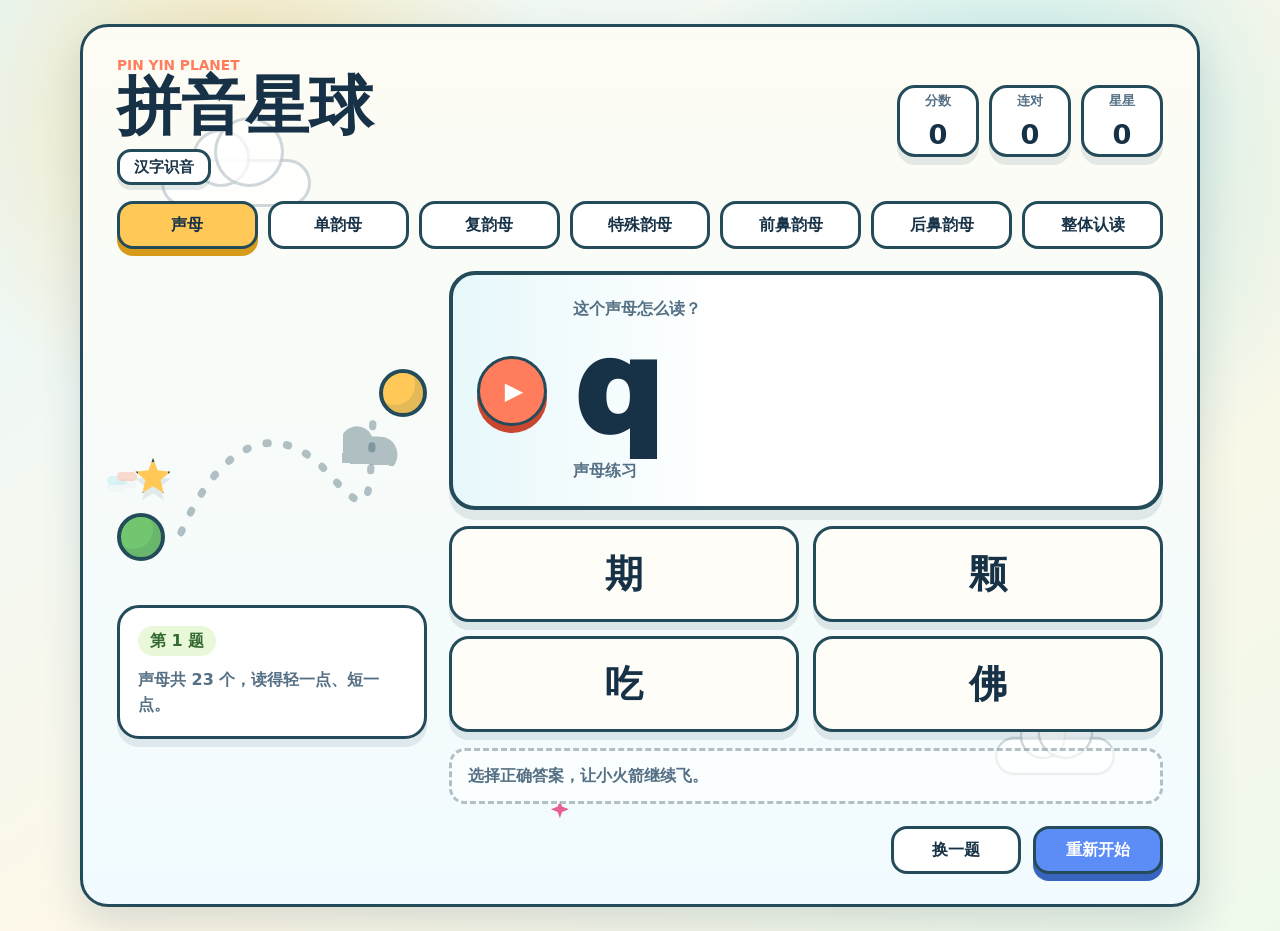
<file: index.html>
<!doctype html>
<html lang="zh-CN">
  <head>
    <meta charset="UTF-8" />
    <meta name="viewport" content="width=device-width, initial-scale=1.0" />
    <title>拼音星球</title>
    <link rel="stylesheet" href="styles.css" />
  </head>
  <body>
    <main class="game-shell">
      <section class="stage" aria-label="拼音星球游戏">
        <div class="sky" aria-hidden="true">
          <span class="cloud cloud-a"></span>
          <span class="cloud cloud-b"></span>
          <span class="star star-a"></span>
          <span class="star star-b"></span>
          <span class="star star-c"></span>
        </div>

        <header class="topbar">
          <div>
            <p class="eyebrow">Pin Yin Planet</p>
            <h1>拼音星球</h1>
            <div class="page-actions">
              <a class="page-link" href="recognize.html">汉字识音</a>
            </div>
          </div>
          <div class="stats" aria-label="游戏分数">
            <div>
              <span>分数</span>
              <strong id="score">0</strong>
            </div>
            <div>
              <span>连对</span>
              <strong id="streak">0</strong>
            </div>
            <div>
              <span>星星</span>
              <strong id="stars">0</strong>
            </div>
          </div>
        </header>

        <nav class="mode-tabs" aria-label="练习模式">
          <button class="tab active" data-mode="initials" type="button">声母</button>
          <button class="tab" data-mode="singleFinals" type="button">单韵母</button>
          <button class="tab" data-mode="compoundFinals" type="button">复韵母</button>
          <button class="tab" data-mode="specialFinals" type="button">特殊韵母</button>
          <button class="tab" data-mode="frontNasalFinals" type="button">前鼻韵母</button>
          <button class="tab" data-mode="backNasalFinals" type="button">后鼻韵母</button>
          <button class="tab" data-mode="wholeSyllables" type="button">整体认读</button>
        </nav>

        <section class="play-area">
          <aside class="mascot-panel">
            <div class="flight-track" aria-hidden="true">
              <svg class="flight-path" viewBox="0 0 300 210" preserveAspectRatio="none">
                <defs>
                  <marker id="pathArrow" viewBox="0 0 12 12" refX="10" refY="6" markerWidth="8" markerHeight="8" orient="auto">
                    <path d="M2 2 10 6 2 10Z" fill="#244b5a" />
                  </marker>
                </defs>
                <path d="M62 166 C104 76 160 66 204 112 S244 142 248 58" />
              </svg>
              <span class="planet planet-home"></span>
              <span class="planet planet-goal"></span>
              <div class="rocket-wrap" id="rocketWrap">
                <div class="star-flyer" role="img" aria-label="小星星">
                  <span class="star-core"></span>
                  <span class="star-trail"></span>
                </div>
              </div>
            </div>
            <div class="mission">
              <span id="roundLabel">第 1 题</span>
              <p id="hint">听一听，看一看，选出正确答案。</p>
            </div>
          </aside>

          <section class="question-panel" aria-live="polite">
            <div class="question-card">
              <button class="sound-button" id="speakButton" type="button" aria-label="朗读题目">
                <span class="sound-icon">▶</span>
              </button>
              <div class="prompt-wrap">
                <p class="prompt-label" id="promptLabel">这个拼音怎么读？</p>
                <div class="prompt" id="prompt">b</div>
                <p class="prompt-sub" id="promptSub">声母练习</p>
              </div>
            </div>

            <div class="answers" id="answers"></div>
            <div class="feedback" id="feedback">准备好了吗？选择一个答案开始飞行。</div>
          </section>
        </section>

        <footer class="controls">
          <button class="control-button" id="skipButton" type="button">换一题</button>
          <button class="control-button primary" id="resetButton" type="button">重新开始</button>
        </footer>
      </section>
    </main>

    <script src="game.js"></script>
  </body>
</html>
</file>
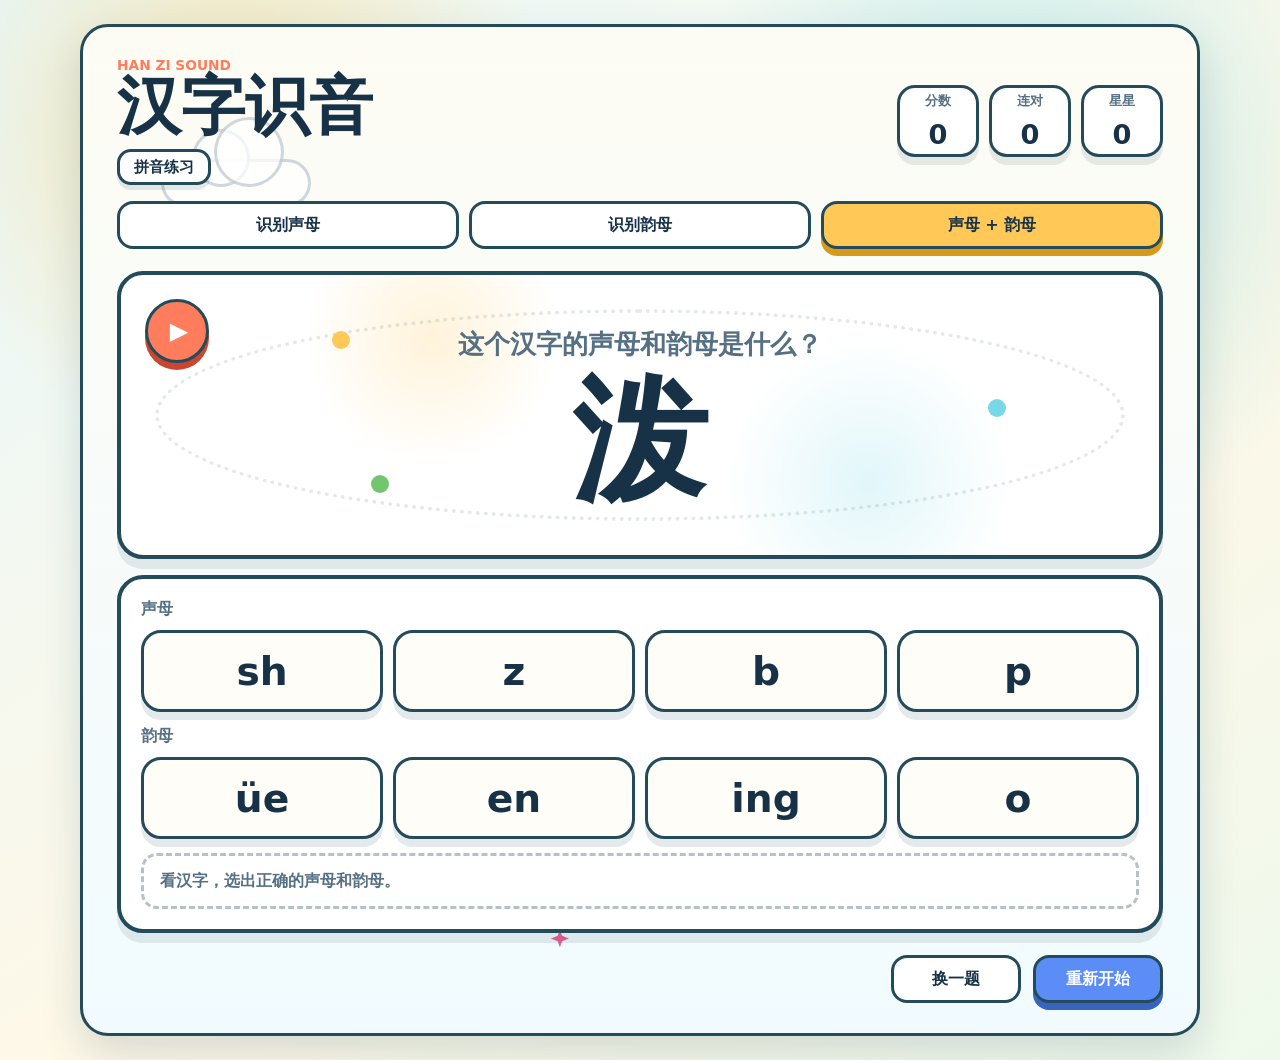
<file: recognize.html>
<!doctype html>
<html lang="zh-CN">
  <head>
    <meta charset="UTF-8" />
    <meta name="viewport" content="width=device-width, initial-scale=1.0" />
    <title>汉字识音</title>
    <link rel="stylesheet" href="styles.css" />
  </head>
  <body>
    <main class="game-shell">
      <section class="stage recognize-stage" aria-label="汉字识音游戏">
        <div class="sky" aria-hidden="true">
          <span class="cloud cloud-a"></span>
          <span class="cloud cloud-b"></span>
          <span class="star star-a"></span>
          <span class="star star-b"></span>
          <span class="star star-c"></span>
        </div>

        <header class="topbar">
          <div>
            <p class="eyebrow">Han Zi Sound</p>
            <h1>汉字识音</h1>
            <div class="page-actions">
              <a class="page-link" href="index.html">拼音练习</a>
            </div>
          </div>
          <div class="stats" aria-label="游戏分数">
            <div><span>分数</span><strong id="score">0</strong></div>
            <div><span>连对</span><strong id="streak">0</strong></div>
            <div><span>星星</span><strong id="stars">0</strong></div>
          </div>
        </header>

        <nav class="mode-tabs compact-tabs" aria-label="识别模式">
          <button class="tab" data-target="initial" type="button">识别声母</button>
          <button class="tab" data-target="final" type="button">识别韵母</button>
          <button class="tab active" data-target="both" type="button">声母 + 韵母</button>
        </nav>

        <section class="recognize-layout">
          <section class="recognize-card" aria-live="polite">
            <div class="character-orbit" aria-hidden="true"><span></span><span></span><span></span></div>
            <button class="sound-button" id="speakButton" type="button" aria-label="朗读汉字">
              <span class="sound-icon">▶</span>
            </button>
            <p class="prompt-label" id="taskLabel">这个汉字的声母是什么？</p>
            <div class="hanzi-prompt" id="hanziPrompt">播</div>
            <p class="prompt-sub" id="pinyinHint">bō</p>
          </section>

          <section class="choice-panel">
            <div class="choice-group" id="initialGroup">
              <div class="choice-title">声母</div>
              <div class="answers mini-answers" id="initialAnswers"></div>
            </div>
            <div class="choice-group" id="finalGroup">
              <div class="choice-title">韵母</div>
              <div class="answers mini-answers" id="finalAnswers"></div>
            </div>
            <div class="feedback" id="feedback">看汉字，找出它的声母和韵母。</div>
          </section>
        </section>

        <footer class="controls">
          <button class="control-button" id="skipButton" type="button">换一题</button>
          <button class="control-button primary" id="resetButton" type="button">重新开始</button>
        </footer>
      </section>
    </main>

    <script src="recognize.js"></script>
  </body>
</html>
</file>
<file: styles.css>
:root {
  color-scheme: light;
  --ink: #173247;
  --muted: #557084;
  --line: #c8dfe6;
  --paper: #fffdf7;
  --aqua: #78d8e8;
  --leaf: #72c66f;
  --sun: #ffc857;
  --coral: #ff7d5c;
  --berry: #e95f92;
  --blue: #5c8df6;
  --shadow: 0 18px 40px rgba(24, 67, 91, 0.16);
}

* {
  box-sizing: border-box;
}

body {
  margin: 0;
  min-height: 100vh;
  font-family: "PingFang SC", "Microsoft YaHei", "Noto Sans SC", system-ui, sans-serif;
  background:
    radial-gradient(circle at 18% 12%, rgba(255, 200, 87, 0.42), transparent 20rem),
    radial-gradient(circle at 80% 18%, rgba(120, 216, 232, 0.45), transparent 22rem),
    linear-gradient(145deg, #e8f8fb 0%, #fff8e7 58%, #eef9ec 100%);
  color: var(--ink);
}

button {
  font: inherit;
}

.game-shell {
  min-height: 100vh;
  display: grid;
  place-items: center;
  padding: 24px;
}

.stage {
  position: relative;
  width: min(1120px, 100%);
  min-height: min(760px, calc(100vh - 48px));
  overflow: hidden;
  border: 3px solid #244b5a;
  border-radius: 28px;
  background: linear-gradient(180deg, #fdfcf4 0%, #f1fbff 100%);
  box-shadow: var(--shadow);
}

.sky {
  position: absolute;
  inset: 0;
  pointer-events: none;
}

.cloud {
  position: absolute;
  width: 150px;
  height: 48px;
  border: 3px solid rgba(36, 75, 90, 0.22);
  border-radius: 999px;
  background: rgba(255, 255, 255, 0.72);
}

.cloud::before,
.cloud::after {
  content: "";
  position: absolute;
  bottom: 17px;
  border-radius: 50%;
  background: inherit;
  border: inherit;
}

.cloud::before {
  left: 28px;
  width: 52px;
  height: 52px;
}

.cloud::after {
  right: 24px;
  width: 64px;
  height: 64px;
}

.cloud-a {
  top: 132px;
  left: 7%;
}

.cloud-b {
  right: 6%;
  bottom: 124px;
  transform: scale(0.8);
}

.star {
  position: absolute;
  width: 18px;
  height: 18px;
  background: var(--sun);
  clip-path: polygon(50% 0%, 62% 35%, 100% 50%, 62% 65%, 50% 100%, 38% 65%, 0% 50%, 38% 35%);
}

.star-a {
  top: 80px;
  right: 22%;
}

.star-b {
  left: 42%;
  bottom: 86px;
  background: var(--berry);
}

.star-c {
  top: 265px;
  right: 7%;
  background: var(--leaf);
}

.topbar,
.mode-tabs,
.play-area,
.controls {
  position: relative;
  z-index: 1;
}

.topbar {
  display: flex;
  align-items: center;
  justify-content: space-between;
  gap: 20px;
  padding: 30px 34px 16px;
}

.eyebrow {
  margin: 0 0 3px;
  color: var(--coral);
  font-size: 0.86rem;
  font-weight: 800;
  text-transform: uppercase;
}

h1 {
  margin: 0;
  font-size: clamp(2.1rem, 5vw, 4.4rem);
  line-height: 0.96;
}

.stats {
  display: grid;
  grid-template-columns: repeat(3, 82px);
  gap: 10px;
}

.stats div {
  min-height: 72px;
  display: grid;
  place-items: center;
  border: 3px solid #244b5a;
  border-radius: 18px;
  background: #fff;
  box-shadow: 0 8px 0 rgba(36, 75, 90, 0.11);
}

.stats span {
  color: var(--muted);
  font-size: 0.82rem;
  font-weight: 700;
}

.stats strong {
  font-size: 1.7rem;
}

.mode-tabs {
  display: grid;
  grid-template-columns: repeat(auto-fit, minmax(128px, 1fr));
  gap: 10px;
  padding: 0 34px 22px;
}

.tab,
.control-button {
  min-height: 48px;
  border: 3px solid #244b5a;
  border-radius: 16px;
  background: #ffffff;
  color: var(--ink);
  font-weight: 850;
  cursor: pointer;
  transition: transform 160ms ease, box-shadow 160ms ease, background 160ms ease;
}

.tab:hover,
.control-button:hover,
.answer:hover,
.sound-button:hover {
  transform: translateY(-2px);
}

.tab.active {
  background: var(--sun);
  box-shadow: 0 7px 0 #d79b1b;
}

.play-area {
  display: grid;
  grid-template-columns: 310px minmax(0, 1fr);
  gap: 22px;
  padding: 0 34px 22px;
}

.mascot-panel {
  display: grid;
  align-content: center;
  gap: 18px;
  min-height: 410px;
}

.flight-track {
  position: relative;
  width: 100%;
  min-height: 250px;
  overflow: visible;
}

.flight-path {
  position: absolute;
  inset: 12px 0 6px;
  width: 100%;
  height: calc(100% - 18px);
}

.flight-path path {
  fill: none;
  stroke: rgba(36, 75, 90, 0.34);
  stroke-width: 7;
  stroke-linecap: round;
  stroke-dasharray: 2 18;
  marker-end: url("#pathArrow");
}

.rocket-wrap {
  --rocket-progress: 0%;
  position: absolute;
  width: 52px;
  aspect-ratio: 1;
  left: 0;
  top: 0;
  offset-path: path("M62 166 C104 76 160 66 204 112 S244 142 248 58");
  offset-distance: var(--rocket-progress);
  offset-rotate: 0deg;
  transform: translate(-50%, -50%);
  transition: offset-distance 650ms cubic-bezier(0.18, 0.9, 0.22, 1.18);
  will-change: offset-distance;
}

.star-flyer {
  position: relative;
  width: 100%;
  height: 100%;
  filter: drop-shadow(0 7px 0 rgba(36, 75, 90, 0.1));
  animation: starFloat 2.8s ease-in-out infinite;
}

.star-core {
  position: absolute;
  inset: 7px;
  background: var(--sun);
  border: 4px solid #244b5a;
  clip-path: polygon(50% 0%, 62% 32%, 96% 36%, 70% 58%, 78% 92%, 50% 74%, 22% 92%, 30% 58%, 4% 36%, 38% 32%);
}

.star-trail {
  position: absolute;
  left: -10px;
  top: 21px;
  width: 20px;
  height: 9px;
  border-radius: 999px;
  background: rgba(255, 125, 92, 0.28);
  box-shadow: -10px 4px 0 rgba(120, 216, 232, 0.22);
}

.rocket-wrap.boost::after {
  content: "";
  position: absolute;
  left: 24%;
  bottom: -10px;
  width: 32px;
  height: 18px;
  border-radius: 50%;
  background: rgba(255, 125, 92, 0.34);
  filter: blur(2px);
  animation: puff 520ms ease-out;
}

.planet {
  position: absolute;
  width: 48px;
  aspect-ratio: 1;
  border: 4px solid #244b5a;
  border-radius: 50%;
  box-shadow: inset -8px -8px 0 rgba(36, 75, 90, 0.12);
}

.planet-home {
  left: 0;
  bottom: 26px;
  background: var(--leaf);
}

.planet-goal {
  right: 0;
  top: 32px;
  background: var(--sun);
}

@keyframes starFloat {
  0%,
  100% {
    transform: translateY(0) rotate(-5deg);
  }
  50% {
    transform: translateY(-8px) rotate(6deg);
  }
}

@keyframes puff {
  from {
    opacity: 0.9;
    transform: scale(0.8) translateX(-10px);
  }
  to {
    opacity: 0;
    transform: scale(1.8) translateX(-38px);
  }
}

.mission {
  border: 3px solid #244b5a;
  border-radius: 22px;
  background: #fff;
  padding: 18px;
  box-shadow: 0 8px 0 rgba(36, 75, 90, 0.1);
}

.mission span {
  display: inline-flex;
  min-height: 30px;
  align-items: center;
  padding: 0 12px;
  border-radius: 999px;
  background: #e9f8d8;
  color: #346a31;
  font-weight: 850;
}

.mission p {
  margin: 12px 0 0;
  color: var(--muted);
  line-height: 1.55;
  font-weight: 650;
}

.question-panel {
  display: grid;
  gap: 16px;
}

.question-card {
  display: grid;
  grid-template-columns: 78px minmax(0, 1fr);
  align-items: center;
  gap: 18px;
  min-height: 230px;
  border: 4px solid #244b5a;
  border-radius: 26px;
  background:
    linear-gradient(90deg, rgba(120, 216, 232, 0.18), transparent 38%),
    #fff;
  padding: 24px;
  box-shadow: 0 10px 0 rgba(36, 75, 90, 0.11);
}

.sound-button {
  width: 70px;
  aspect-ratio: 1;
  border: 3px solid #244b5a;
  border-radius: 50%;
  background: var(--coral);
  color: #fff;
  cursor: pointer;
  box-shadow: 0 7px 0 #c94731;
}

.sound-icon {
  display: block;
  transform: translateX(2px);
  font-size: 1.5rem;
  font-weight: 900;
}

.prompt-wrap {
  min-width: 0;
}

.prompt-label,
.prompt-sub {
  margin: 0;
  color: var(--muted);
  font-weight: 800;
}

.prompt {
  margin: 8px 0;
  min-height: 104px;
  display: flex;
  align-items: center;
  overflow-wrap: anywhere;
  font-size: clamp(4rem, 12vw, 7.8rem);
  font-weight: 950;
  line-height: 1;
  color: var(--ink);
}

.answers {
  display: grid;
  grid-template-columns: repeat(2, minmax(0, 1fr));
  gap: 14px;
}

.answer {
  min-height: 96px;
  border: 3px solid #244b5a;
  border-radius: 20px;
  background: var(--paper);
  color: var(--ink);
  font-size: clamp(1.5rem, 4vw, 2.4rem);
  font-weight: 900;
  cursor: pointer;
  box-shadow: 0 8px 0 rgba(36, 75, 90, 0.12);
  transition: transform 160ms ease, background 160ms ease, box-shadow 160ms ease;
}

.answer.correct {
  background: #c8f2c0;
  box-shadow: 0 8px 0 #75ba67;
}

.answer.wrong {
  background: #ffd7cc;
  box-shadow: 0 8px 0 #e58973;
}

.feedback {
  min-height: 56px;
  display: flex;
  align-items: center;
  border: 3px dashed rgba(36, 75, 90, 0.34);
  border-radius: 16px;
  background: rgba(255, 255, 255, 0.62);
  padding: 12px 16px;
  color: var(--muted);
  font-weight: 800;
}

.feedback.good {
  border-style: solid;
  background: #efffe9;
  color: #2f7432;
}

.feedback.try {
  border-style: solid;
  background: #fff0e9;
  color: #a43f29;
}

.controls {
  display: flex;
  justify-content: flex-end;
  gap: 12px;
  padding: 0 34px 30px;
}

.control-button {
  min-width: 130px;
  padding: 0 20px;
}

.control-button.primary {
  background: var(--blue);
  color: #fff;
  box-shadow: 0 7px 0 #3864bf;
}


.page-actions {
  display: flex;
  flex-wrap: wrap;
  gap: 8px;
  margin-top: 12px;
}

.page-link {
  min-height: 36px;
  display: inline-flex;
  align-items: center;
  justify-content: center;
  border: 3px solid #244b5a;
  border-radius: 14px;
  background: #fff;
  color: var(--ink);
  padding: 0 14px;
  font-size: 0.95rem;
  font-weight: 850;
  text-decoration: none;
  box-shadow: 0 5px 0 rgba(36, 75, 90, 0.12);
}

.recognize-stage {
  min-height: min(720px, calc(100vh - 48px));
}

.compact-tabs {
  grid-template-columns: repeat(3, minmax(0, 1fr));
}

.recognize-layout {
  position: relative;
  z-index: 1;
  display: grid;
  grid-template-columns: minmax(260px, 0.82fr) minmax(0, 1.18fr);
  gap: 22px;
  padding: 0 34px 22px;
}

.recognize-card,
.choice-panel {
  border: 4px solid #244b5a;
  border-radius: 26px;
  background: #fff;
  box-shadow: 0 10px 0 rgba(36, 75, 90, 0.11);
}

.recognize-card {
  position: relative;
  min-height: 420px;
  display: grid;
  align-content: center;
  justify-items: center;
  gap: 10px;
  padding: 28px;
  overflow: hidden;
  background:
    radial-gradient(circle at 30% 22%, rgba(255, 200, 87, 0.22), transparent 8rem),
    radial-gradient(circle at 72% 74%, rgba(120, 216, 232, 0.22), transparent 9rem),
    #fff;
}

.character-orbit {
  position: absolute;
  inset: 34px;
  border: 4px dotted rgba(36, 75, 90, 0.12);
  border-radius: 50%;
  pointer-events: none;
}

.character-orbit span {
  position: absolute;
  width: 18px;
  aspect-ratio: 1;
  border-radius: 50%;
  background: var(--sun);
}

.character-orbit span:nth-child(1) {
  top: 18px;
  left: 18%;
}

.character-orbit span:nth-child(2) {
  right: 12%;
  top: 42%;
  background: var(--aqua);
}

.character-orbit span:nth-child(3) {
  left: 22%;
  bottom: 12%;
  background: var(--leaf);
}

.hanzi-prompt {
  position: relative;
  z-index: 1;
  font-size: clamp(6rem, 18vw, 11rem);
  line-height: 0.94;
  font-weight: 950;
  color: var(--ink);
}

.choice-panel {
  display: grid;
  gap: 14px;
  align-content: start;
  padding: 20px;
}

.choice-group[hidden] {
  display: none;
}

.choice-title {
  margin-bottom: 10px;
  color: var(--muted);
  font-weight: 900;
}

.mini-answers {
  grid-template-columns: repeat(4, minmax(0, 1fr));
  gap: 10px;
}

.mini-answer {
  min-height: 68px;
  font-size: clamp(1.35rem, 3vw, 2rem);
}

.answer.selected {
  background: #eaf7ff;
  box-shadow: 0 8px 0 #8fc6de;
}

@media (max-width: 820px) {
  .recognize-layout {
    grid-template-columns: 1fr;
    padding: 0 18px 18px;
  }

  .recognize-card {
    min-height: 300px;
  }

  .choice-panel {
    padding: 16px;
  }

  .mini-answers {
    grid-template-columns: repeat(2, minmax(0, 1fr));
  }

  .game-shell {
    padding: 10px;
  }

  .stage {
    min-height: calc(100vh - 20px);
    border-radius: 18px;
  }

  .topbar {
    align-items: flex-start;
    padding: 22px 18px 14px;
  }

  .stats {
    grid-template-columns: repeat(3, 58px);
    gap: 6px;
  }

  .stats div {
    min-height: 58px;
    border-radius: 14px;
  }

  .stats strong {
    font-size: 1.25rem;
  }

  .mode-tabs {
    padding: 0 18px 16px;
    gap: 7px;
  }

  .tab {
    min-height: 44px;
    border-radius: 13px;
    font-size: 0.94rem;
  }

  .play-area {
    grid-template-columns: 1fr;
    padding: 0 18px 18px;
  }

  .mascot-panel {
    grid-template-columns: minmax(180px, 34%) 1fr;
    align-items: center;
    min-height: 0;
  }

  .flight-track {
    min-height: 104px;
  }

  .rocket-wrap {
    width: 44px;
  }

  .question-card {
    grid-template-columns: 58px minmax(0, 1fr);
    min-height: 176px;
    padding: 18px;
  }

  .sound-button {
    width: 54px;
  }

  .answers {
    gap: 10px;
  }

  .answer {
    min-height: 78px;
  }

  .controls {
    padding: 0 18px 22px;
  }
}

@media (max-width: 520px) {
  .compact-tabs {
    grid-template-columns: 1fr;
  }

  .hanzi-prompt {
    font-size: clamp(5.4rem, 32vw, 8rem);
  }

  .mini-answers {
    grid-template-columns: 1fr;
  }

  .topbar {
    display: grid;
  }

  .stats {
    width: 100%;
    grid-template-columns: repeat(3, minmax(0, 1fr));
  }

  .mode-tabs {
    grid-template-columns: repeat(2, minmax(0, 1fr));
  }

  .mode-tabs.compact-tabs {
    grid-template-columns: 1fr;
  }

  .answers {
    grid-template-columns: 1fr;
  }

  .mascot-panel {
    grid-template-columns: 1fr;
  }

  .flight-track {
    min-height: 120px;
  }

  .controls {
    display: grid;
    grid-template-columns: 1fr 1fr;
  }

  .control-button {
    min-width: 0;
  }
}


/* Recognition page readability pass */
.recognize-stage .recognize-layout {
  grid-template-columns: 1fr;
  gap: 16px;
}

.recognize-stage .recognize-card {
  min-height: clamp(250px, 32vh, 360px);
  display: flex;
  flex-direction: column;
  align-items: center;
  justify-content: center;
  text-align: center;
  gap: 14px;
  padding: 28px 88px 24px;
}

.recognize-stage .recognize-card .sound-button {
  position: absolute;
  left: 24px;
  top: 24px;
  width: 64px;
  z-index: 2;
}

.recognize-stage .prompt-label {
  width: 100%;
  margin: 0;
  color: var(--muted);
  font-size: clamp(1.28rem, 2vw, 1.7rem);
  line-height: 1.25;
  font-weight: 900;
  text-align: center;
}

.recognize-stage .hanzi-prompt {
  width: 100%;
  min-height: 0;
  display: block;
  margin: 0;
  font-size: clamp(5.6rem, 11vw, 8.5rem);
  line-height: 0.96;
  text-align: center;
}

.recognize-stage .prompt-sub {
  display: none;
}

.recognize-stage .choice-panel {
  align-content: stretch;
}

.recognize-stage .mini-answers {
  grid-template-columns: repeat(4, minmax(0, 1fr));
}

.recognize-stage .mini-answer {
  min-height: 82px;
  font-size: clamp(1.7rem, 3.2vw, 2.45rem);
}

@media (max-width: 820px) {
  .recognize-stage .recognize-card {
    min-height: 240px;
    padding: 74px 22px 24px;
  }

  .recognize-stage .recognize-card .sound-button {
    left: 18px;
    top: 18px;
    width: 56px;
  }

  .recognize-stage .hanzi-prompt {
    font-size: clamp(5rem, 24vw, 7rem);
  }

  .recognize-stage .mini-answers {
    grid-template-columns: repeat(2, minmax(0, 1fr));
  }
}

@media (max-width: 520px) {
  .recognize-stage .hanzi-prompt {
    font-size: clamp(4.6rem, 28vw, 6.4rem);
  }

  .recognize-stage .mini-answers {
    grid-template-columns: 1fr;
  }
}
</file>
